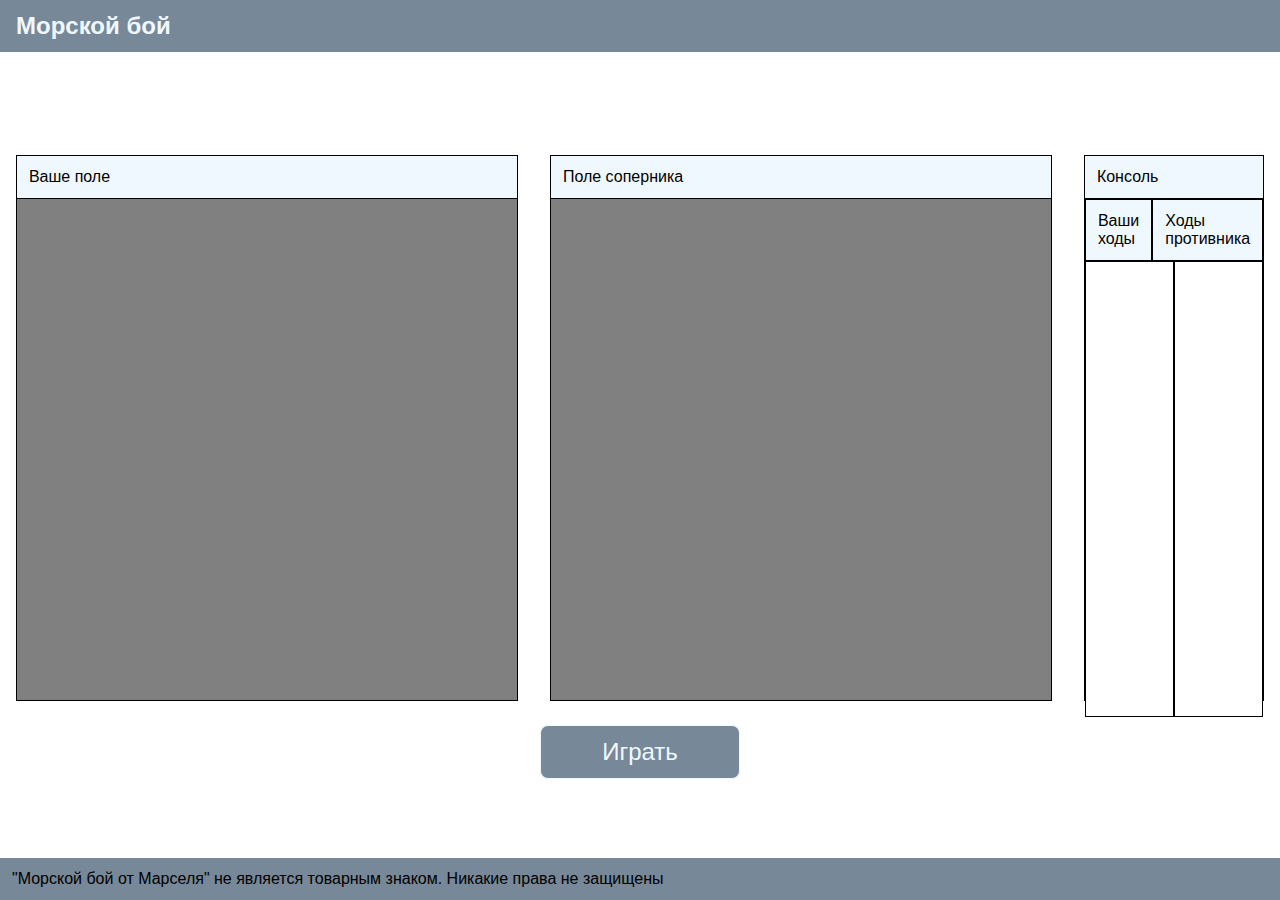
<file: homework_10/SeeFight/index.html>
<!DOCTYPE html>
<html lang="en">
<head>
    <meta charset="UTF-8">
    <title>See Fight</title>
    <link rel="stylesheet" href="styles.css">
    <script src="scripts.js"></script>
</head>
<body>
    <header>
        <h2>Морской бой</h2>
    </header>
    <main>
        <div class="game_zone">
            <div class="game_pool">
                <p>Ваше поле</p>
                <div class="game" id="user_pool"></div>
            </div>
            <div class="game_pool">
                <p>Поле соперника</p>
                <div class="game" id="comp_pool">
                </div>
            </div>
            <div class="game_console">
                <p>Консоль</p>
                <div class="console_head">
                    <span>Ваши ходы</span>
                    <span>Ходы противника</span>
                </div>
                <label>
                    <textarea readonly class="user_console"></textarea>
                    <textarea readonly class="comp_console"></textarea>
                </label>
            </div>
        </div>

        <div class="game_buttons">
            <button class="buttons" onclick="startGame();">Играть</button>
        </div>
    </main>
    <footer>
        <p>"Морской бой от Марселя" не является товарным знаком. Никакие права не защищены</p>
    </footer>
</body>
</html>
</file>
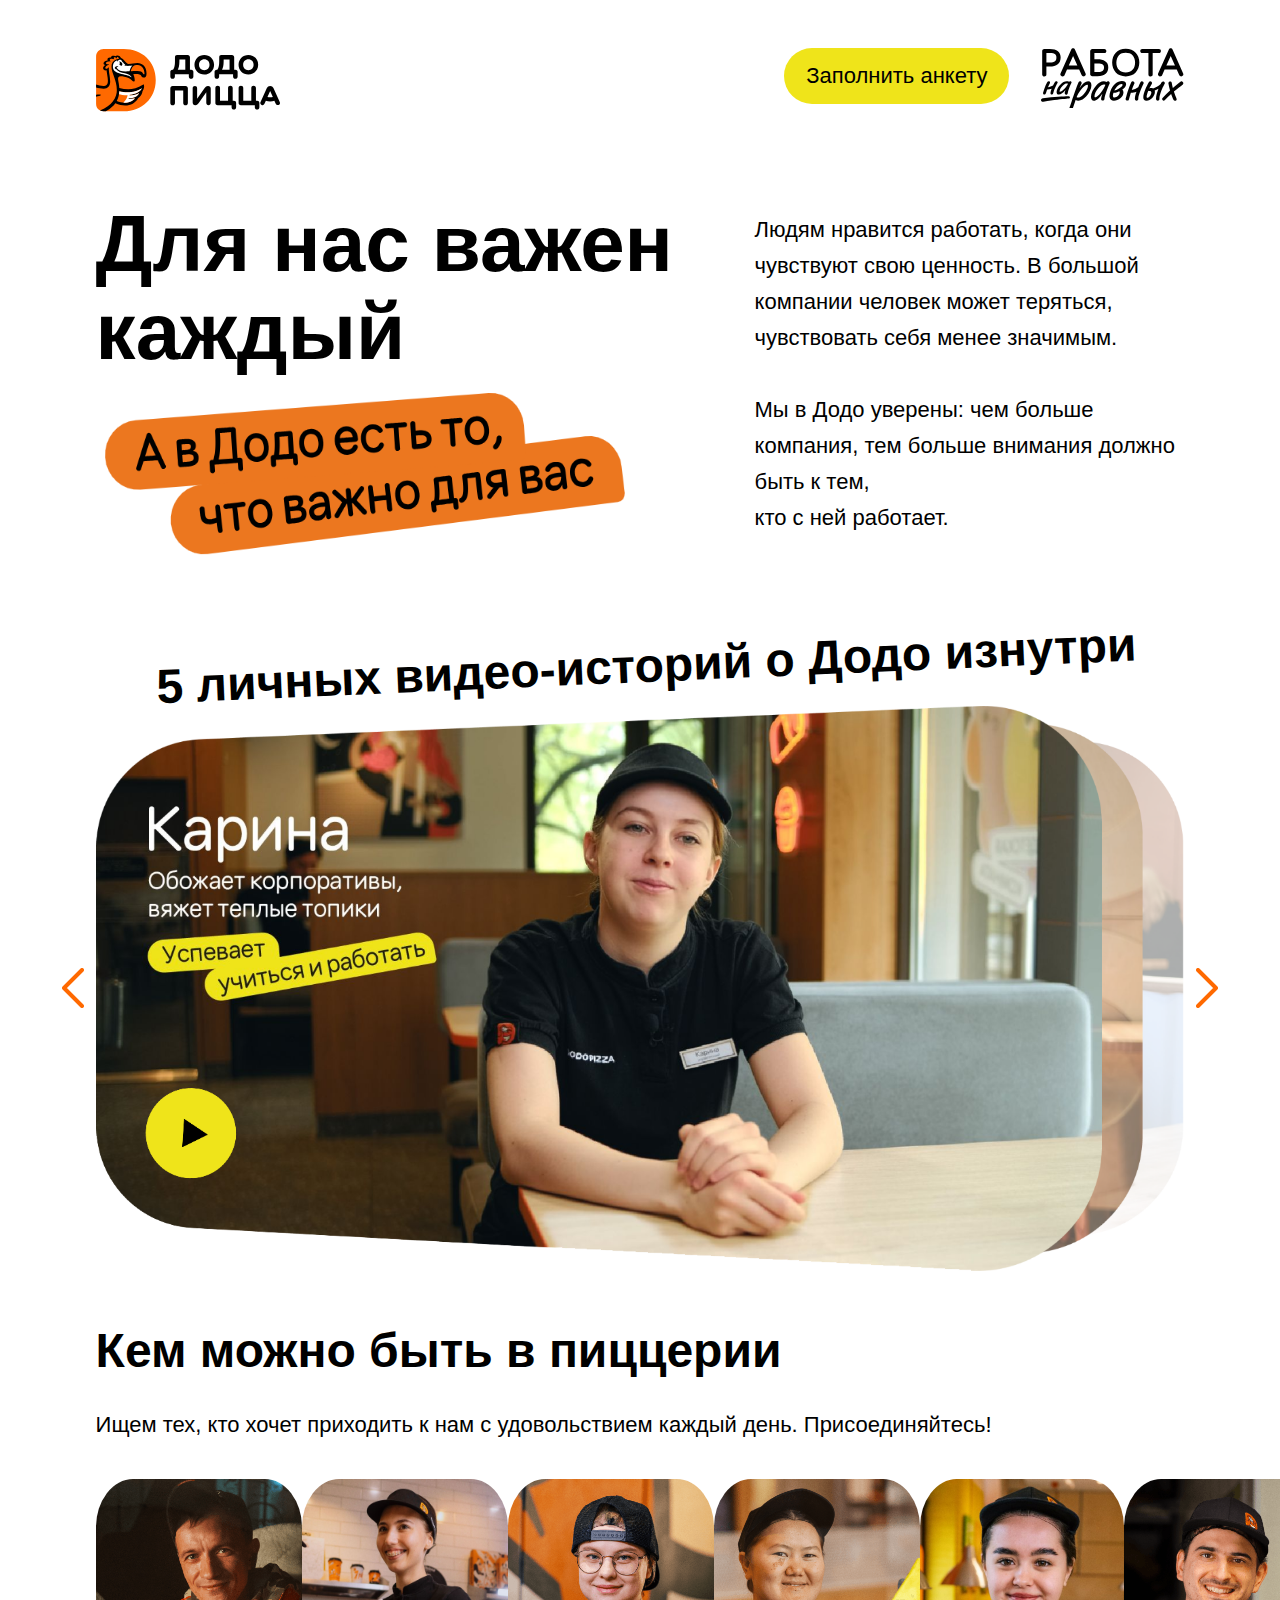
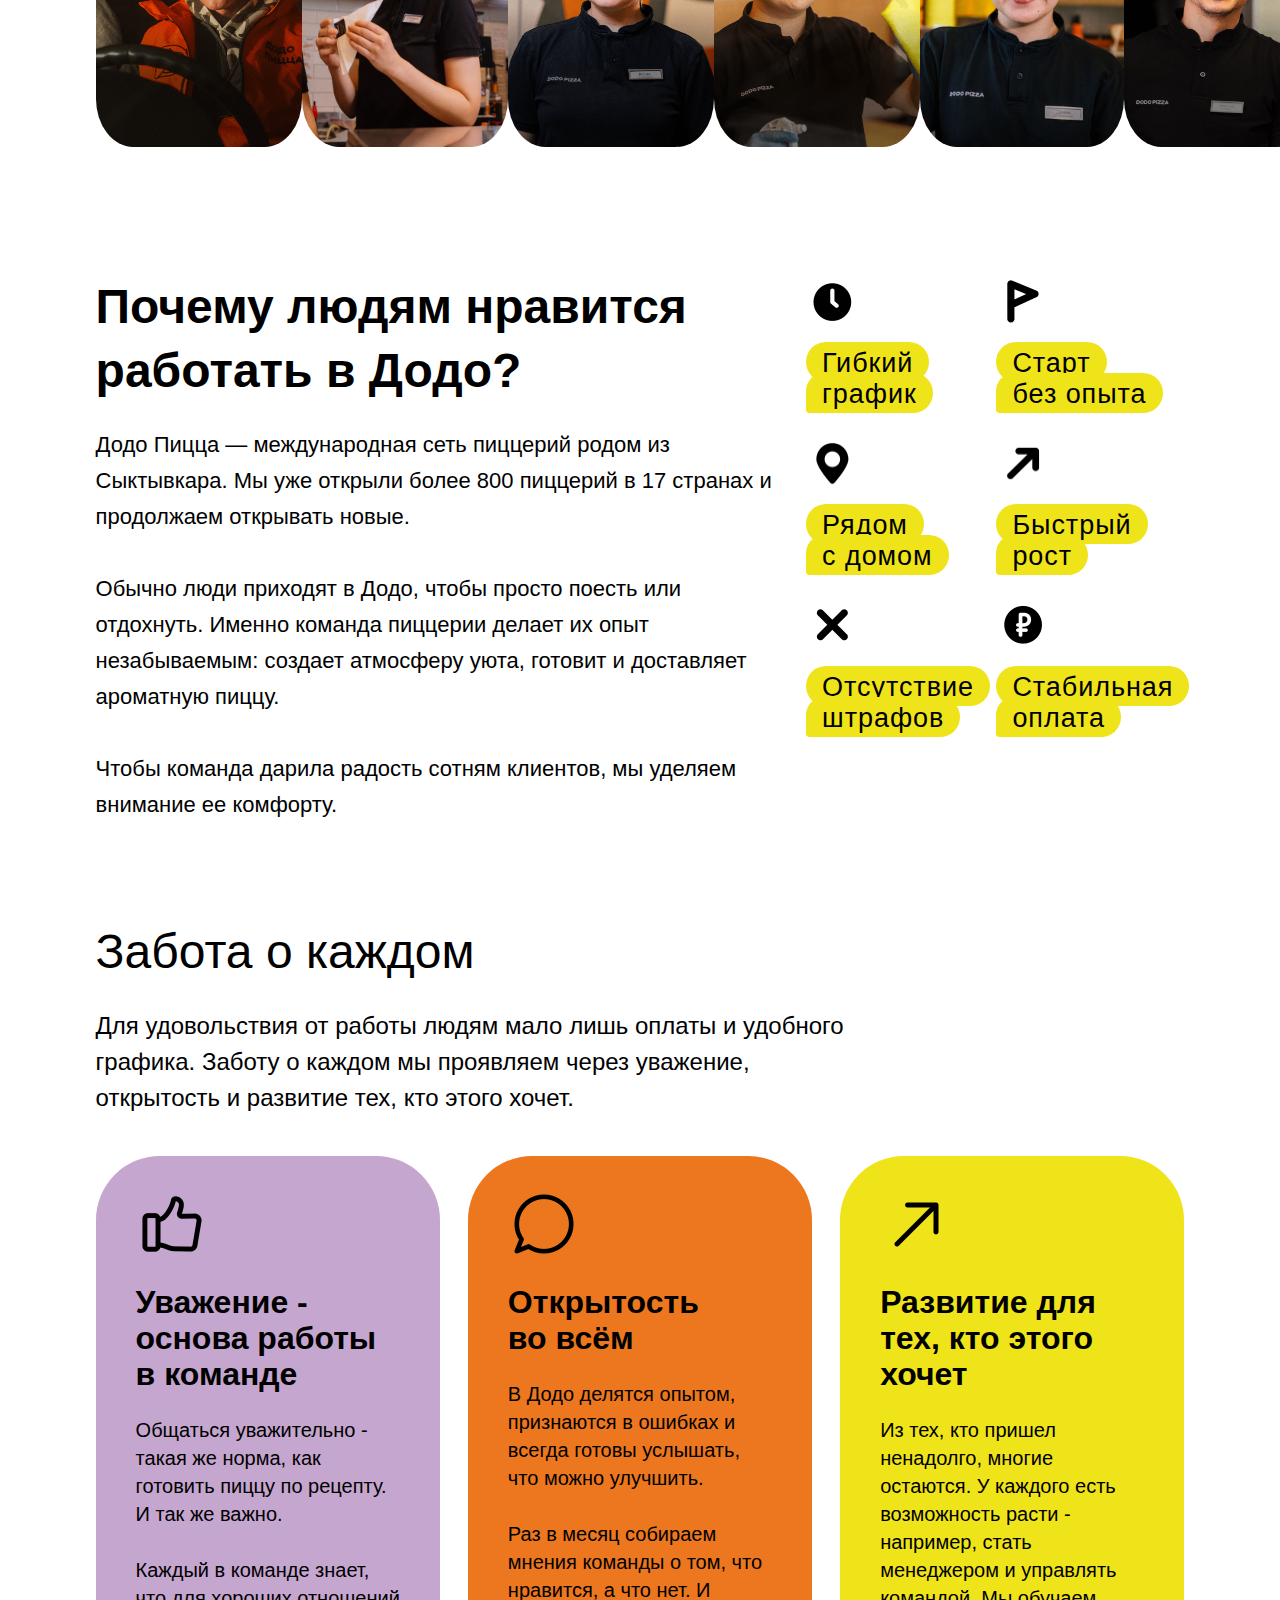
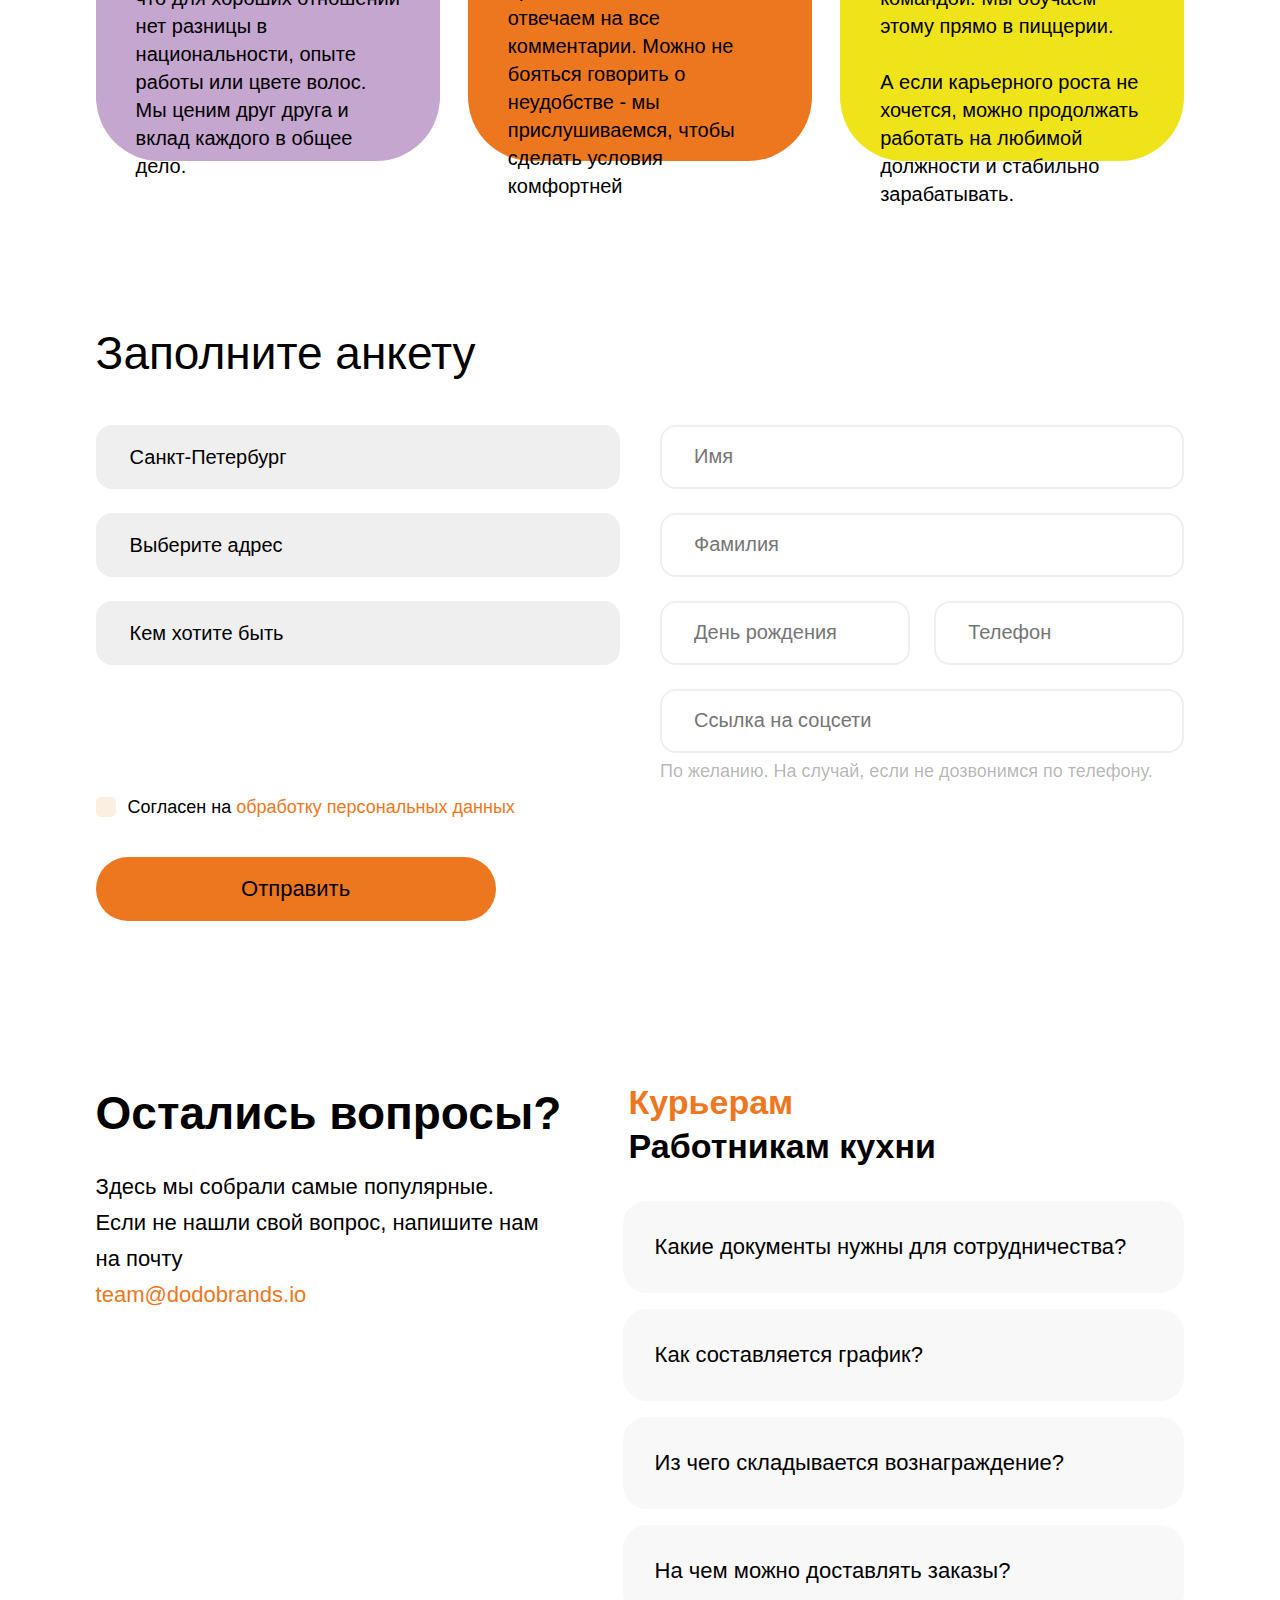
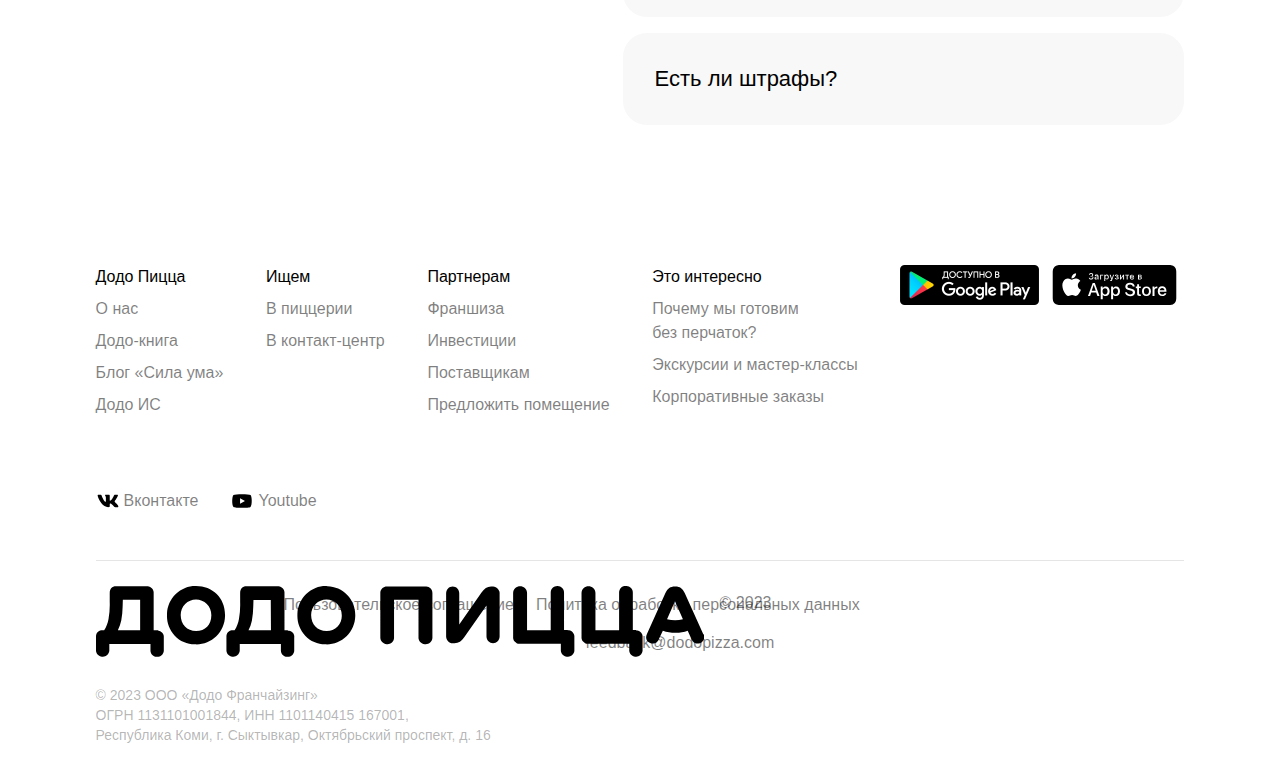
<file: Homework_3/server/server/static/DoDoPizza/index.html>
<!DOCTYPE html>
<html lang="en">
<head>
    <meta charset="UTF-8">
    <title>Работа в Додо Пицце</title>
    <link rel="icon" type="image/png" href="./images/ic_mini_logo.png">
    <link rel="stylesheet" href="./styles/styles.css">
    <link href="https://db.onlinewebfonts.com/c/9b424ab5e96ee96f675c922ff9c6aff3?family=Dodo+Rounded" rel="stylesheet">
</head>
<body>
    <header>
        <div class="header">
            <object class="ic_logo" type="image/svg+xml" data="./images/ic_dodo.svg">
                Your browser does not support SVG
            </object>
            <div class="header_right">
                <a class="header_btn_res" href="#form">Заполнить анкету</a>
                <object class="header_ic_work" type="image/svg+xml" data="./images/ic_work.svg">
                    Your browser does not support SVG
                </object>
            </div>
        </div>
    </header>
    <main>
        <div class="dodoLove">
            <div class="dodoLove_left">
                <h2 class="dodoLove_left_title">Для нас важен <br> каждый</h2>
                <div class="dodoLove_left_slogan">
                    <img src="./images/ic_slogan.png">
                </div>
            </div>
            <div class="dodoLove_right">
                <p class="dodoLove_right_text">Людям нравится работать, когда они чувствуют свою ценность. В большой компании человек может теряться, чувствовать себя менее значимым. <br><br>
                    Мы в Додо уверены: чем больше компания, тем больше внимания должно быть к тем, <br> кто с ней работает.</p>
            </div>
        </div>

        <div class="canvas">
            <h2 class="canvas_title">5 личных видео-историй о Додо изнутри</h2>
            <div class="canvas_arroys">
                <object type="image/svg+xml" data="./images/ic_arroy.svg">
                    Your browser does not support SVG
                </object>
                <img class="canvas_cor" src="./images/img_canvas.png">
                <object style="transform: scaleX(-1)" type="image/svg+xml" data="./images/ic_arroy.svg">
                    Your browser does not support SVG
                </object>
            </div>
        </div>

        <div class="workers">
            <h2>Кем можно быть в пиццерии</h2>
            <p>Ищем тех, кто хочет приходить к нам с удовольствием каждый день. Присоединяйтесь!</p>
            <div class="workers_images">
                <img src="./images/img_worker_1.png">
                <img src="./images/img_worker_2.jpg">
                <img src="./images/img_worker_3.png">
                <img src="./images/img_worker_4.png">
                <img src="./images/img_worker_5.jpg">
                <img src="./images/img_worker_6.png">
            </div>
        </div>

        <div class="whyDodo">
            <div class="wd_left">
                <h2>Почему людям нравится работать в Додо?</h2>
                <p>Додо Пицца — международная сеть пиццерий родом из Сыктывкара. Мы уже открыли более 800 пиццерий в 17 странах и продолжаем открывать новые. <br><br>
                Обычно люди приходят в Додо, чтобы просто поесть или отдохнуть. Именно команда пиццерии делает их опыт незабываемым: создает атмосферу уюта, готовит и доставляет ароматную пиццу.<br><br>
                Чтобы команда дарила радость сотням клиентов, мы уделяем внимание ее комфорту.</p>
            </div>
            <div class="wd_right">
                <div class="ic_set">
                    <img src="./images/ic_clock.png" alt="Часы"><br>
                    <div>
                        <span class="set_text_top">Гибкий</span>
                        <span class="set_text_bottom">график</span>
                    </div>

                </div>
                <div class="ic_set">
                    <img src="./images/ic_flag.png" alt="Флаг"><br>
                    <div>
                        <span  class="set_text_top">Старт</span><br>
                        <span class="set_text_bottom">без опыта</span>
                    </div>

                </div>
                <div class="ic_set">
                    <img src="./images/ic_location.png" alt="Локация"><br>
                    <div>
                        <span class="set_text_top">Рядом</span><br>
                        <span class="set_text_bottom">с домом</span>
                    </div>
                </div>
                <div class="ic_set">
                    <img src="./images/ic_success.png" alt="Рост"><br>
                    <div>
                        <span class="set_text_top">Быстрый</span><br>
                        <span class="set_text_bottom">рост</span>
                    </div>
                </div>
                <div class="ic_set">
                    <img src="./images/ic_cross.png" alt="Крест"><br>
                    <div>
                        <span class="set_text_top">Отсутствие</span><br>
                        <span class="set_text_bottom">штрафов</span>
                    </div>
                </div>
                <div class="ic_set">
                    <img src="./images/ic_monney.png" alt="Деньги"><br>
                    <div>
                        <span class="set_text_top">Стабильная</span><br>
                        <span class="set_text_bottom">оплата</span>
                    </div>

                </div>
            </div>
        </div>

        <div class="dodoCare">
            <h2>Забота о каждом</h2>
            <p>Для удовольствия от работы людям мало лишь оплаты и удобного графика. Заботу о каждом мы проявляем через уважение, открытость и развитие тех, кто этого хочет.</p>
            <div class="dodoCare_cards">
                <div style="background: #C5A6CF;" class="dodoCare_card">
                    <img src="./images/ic_like.png" alt="Лайк">
                    <h3>Уважение - основа работы в команде</h3>
                    <p>Общаться уважительно - такая же норма, как готовить пиццу по рецепту. И так же важно.<br><br> Каждый в команде знает, что для хороших отношений нет разницы в национальности, опыте работы или цвете волос. Мы ценим друг друга и вклад каждого в общее дело.</p>
                </div>
                <div style="background: #ED771E;" class="dodoCare_card">
                    <img src="./images/ic_message.png" alt="Общение">
                    <h3>Открытость<br> во всём</h3>
                    <p>В Додо делятся опытом, признаются в ошибках и всегда готовы услышать, что можно улучшить.<br><br> Раз в месяц собираем мнения команды о том, что нравится, а что нет. И отвечаем на все комментарии. Можно не бояться говорить о неудобстве - мы прислушиваемся, чтобы сделать условия комфортней </p>
                </div>
                <div style="background: #EFE41A; margin-right: 0px;" class="dodoCare_card">
                    <img src="./images/ic_success_x2.png" alt="Рост">
                    <h3>Развитие для тех, кто этого хочет</h3>
                    <p>Из тех, кто пришел ненадолго, многие остаются. У каждого есть возможность расти - например, стать менеджером и управлять командой. Мы обучаем этому прямо в пиццерии.<br><br> А если карьерного роста не хочется, можно продолжать работать на любимой должности и стабильно зарабатывать.</p>
                </div>
            </div>
        </div>

        <div class="dodo_form" id="form">
            <h2>Заполните анкету</h2>
            <form class="form" action="./sendmail" method="post">
                <div class="form_container">
                    <div class="form_left">
                        <select name="city" title="Выберете город" autocomplete="off">
                            <option value="Санкт-Петербург" selected>Санкт-Петербург</option>
                            <option value="Москва">Москва</option>
                            <option value="Казань">Казань</option>
                        </select>
                        <select name="adress">
                            <option disabled selected value hidden="hidden"> Выберите адрес </option>
                            <option value="first">первый адрес</option>
                            <option value="second">второй адрес</option>
                            <option value="third">третий адрес</option>
                        </select>
                        <select name="work">
                            <option disabled selected value hidden="hidden"> Кем хотите быть</option>
                            <option value="Програмистом">Программистом</option>
                            <option value="Уборщиком">Уборщиком</option>
                            <option value="Доставщиком">Доставщиком</option>
                        </select>
                    </div>

                    <div class="form_right">
                        <input name="firstName" type="text" placeholder="Имя" required>
                        <input name="lastName" type="text" placeholder="Фамилия" required>
                        <div class="form_right_mini">
                            <input name="birthday" class="form_input_mini" type="text" placeholder="День рождения" required>
                            <input name="number" type="number" placeholder="Телефон" required>
                        </div>
                        <div class="form_right_last">
                            <input name="socialLink" type="url" placeholder="Ссылка на соцсети">
                            <span>По желанию. На случай, если не дозвонимся по телефону.</span>
                        </div>
                    </div>
                </div>
                <div class="form_checkbox">
                    <input type="checkbox" id="check">
                    <label for="check">Согласен на <a href="https://rabotavdodo.ru/uploads/policy_3ac21d6f68.html">обработку персональных данных</a></label>
                </div>
                <button class="form_button" type="submit">Отправить</button>
            </form>
        </div>

        <div class="questions">
            <div class="questions_left">
                <h2>Остались вопросы?</h2>
                <p>Здесь мы собрали самые популярные.<br>Если не нашли свой вопрос, напишите нам <br> на почту</p>
                <a href="mailto:team@dodobrands.io">team@dodobrands.io</a>
            </div>
            <div class="questions_right">
                <div class="questions_right_buttons">
                    <button class="question_button first_button">Курьерам</button>
                    <button class="question_button">Работникам кухни</button>
                </div>
                <p>Какие документы нужны для сотрудничества?</p>
                <p>Как составляется график?</p>
                <p>Из чего складывается вознаграждение?</p>
                <p>На чем можно доставлять заказы?</p>
                <p>Есть ли штрафы?</p>
            </div>
        </div>
    </main>
    <footer>
        <div class="container">
            <div class="footer_top">
                <ul class="footer_list">
                    <li class="footer_item">
                        <span >Додо Пицца</span>
                    </li>
                    <li class="footer_item">
                        <a href="https://dodopizza.ru/orenburg/about" target="_blank" rel="noopener noreferrer">О нас</a>
                    </li>
                    <li class="footer_item" >
                        <a href="https://book.dodopizza.info/" target="_blank" rel="noopener noreferrer">Додо-книга</a>
                    </li>
                    <li class="footer_item">
                        <a href="https://sila-uma.ru/aboutdodo" target="_blank" rel="noopener noreferrer">Блог «Сила ума»</a>
                    </li>
                    <li class="footer_item">
                        <a href="https://dodois.com/" target="_blank" rel="noopener noreferrer">Додо ИС</a>
                    </li>
                </ul>
                <ul class="footer_list">
                    <li class="footer_item">
                        <span>Ищем</span>
                    </li>
                    <li class="footer_item">
                        <a href="https://rabotavdodo.ru/?utm_source=web" target="_blank" rel="noopener noreferrer">В пиццерии</a>
                    </li>
                    <li class="footer_item">
                        <a href="http://dodocc.ru/" target="_blank" rel="noopener noreferrer">В контакт-центр</a>
                    </li>
                </ul>
                <ul class="footer_list">
                    <li class="footer_item">
                        <span>Партнерам</span>
                    </li>
                    <li class="footer_item">
                        <a href="https://www.dodofranchise.ru/" target="_blank" rel="noopener noreferrer">Франшиза</a>
                    </li>
                    <li class="footer_item">
                        <a href="https://dodoinvest.com/" target="_blank" rel="noopener noreferrer">Инвестиции</a>
                    </li>
                    <li class="footer_item">
                        <a href="https://bidzaar.com/companies/view/d1827205-1309-4442-8adb-f6887474e684" target="_blank" rel="noopener noreferrer">Поставщикам</a>
                    </li>
                    <li class="footer_item">
                        <a href="https://www.dodoarenda.ru/" target="_blank" rel="noopener noreferrer">Предложить помещение</a>
                    </li>
                </ul>
                <ul class="footer_list">
                    <li class="footer_item footer__item-top">
                        <span>Это интересно</span>
                    </li>
                    <li class="footer_item">
                        <a href="https://www.bezperchatok.ru/" target="_blank" rel="noopener noreferrer">Почему мы готовим <br> без перчаток?</a>
                    </li>
                    <li class="footer_item">
                        <a href="https://www.dodofriendly.ru/" target="_blank" rel="noopener noreferrer">Экскурсии и мастер-классы</a>
                    </li>
                    <li class="footer_item">
                        <a href="https://b2b.dodopizza.org/" target="_blank" rel="noopener noreferrer">Корпоративные заказы</a>
                    </li>
                </ul>
                <ul class="footer_list">
                    <li class="footer_appItem">
                        <a href="https://app.appsflyer.com/ru.dodopizza.app?af_ad=icon&amp;pid=dodopizza.site&amp;af_click_lookback=7d&amp;c=web" target="_blank" rel="noopener noreferrer">
                            <img width="556" height="160" src="./images/ic_googleplay.png" alt="Приложение Додо">
                        </a>
                    </li>
                    <li class="footer_appItem">
                        <a href="https://app.appsflyer.com/id894649641?af_ad=icon&amp;pid=dodopizza.site&amp;af_click_lookback=7d&amp;c=web" target="_blank" rel="noopener noreferrer">
                            <img width="556" height="180" src="./images/ic_appstore.svg" alt="Приложение Додо">
                        </a>
                    </li>
                </ul>
            </div>
            <div class="footer_middle">
                <ul>
                    <li>
                        <a href="https://vk.com/dodo" target="_blank">
                            <span>
                                <img width="24" height="24" src="./images/ic_vk.svg" alt="Социальная сеть">
                            </span>
                            <span>Вконтакте</span>
                        </a>
                    </li>
                    <li>
                        <a href="https://www.youtube.com/dodomovie" target="_blank">
                            <span>
                                <img width="24" height="24" src="./images/ic_youtube.svg" alt="Социальная сеть">
                            </span>
                            <span>Youtube</span>
                        </a>
                    </li>
                </ul>
            </div>
            <div class="footer_bottom">
                <div class="footer_copyright">
                    <img src="./images/ic_dodo_logo.svg" alt="Додо пицца">
                    <span>©&nbsp;2023</span>
                </div>
                <div>
                    <a href="https://rabotavdodo.ru/uploads/useragreement_c31f17871d.html" target="_blank" rel="noopener noreferrer">Пользовательское соглашение</a>
                    <a href="https://rabotavdodo.ru/uploads/policy_3ac21d6f68.html" target="_blank" rel="noopener noreferrer">Политика обработки персональных данных</a>
                    <a target="_blank" href="mailto:feedback@dodopizza.com">feedback@dodopizza.com</a>
                </div>

            </div>
            <div class="footer_address">
                <span>©&nbsp;2023&nbsp;ООО «Додо Франчайзинг» <br>ОГРН 1131101001844, ИНН 1101140415 167001, <br>Республика Коми, г. Сыктывкар, Октябрьский проспект, д.&nbsp;16</span>
            </div>
        </div>
    </footer>
</body>
</html>
</file>
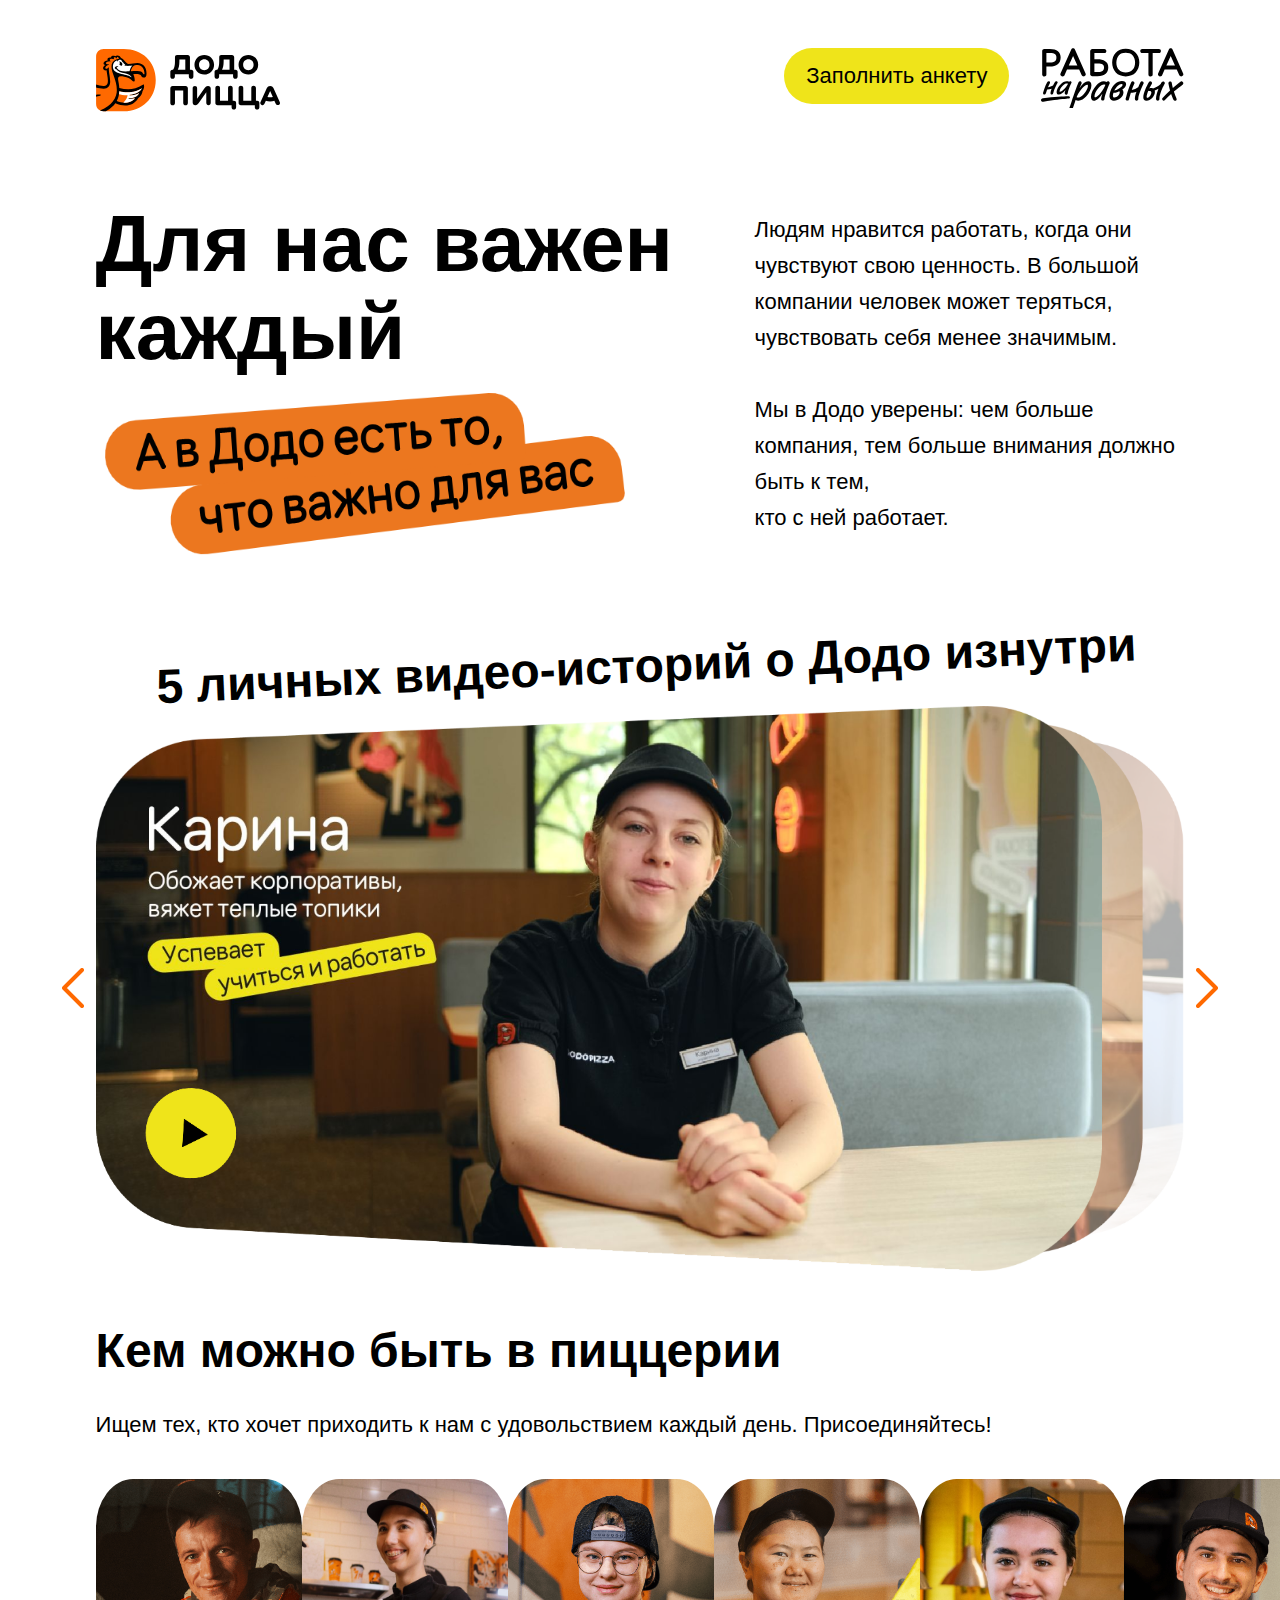
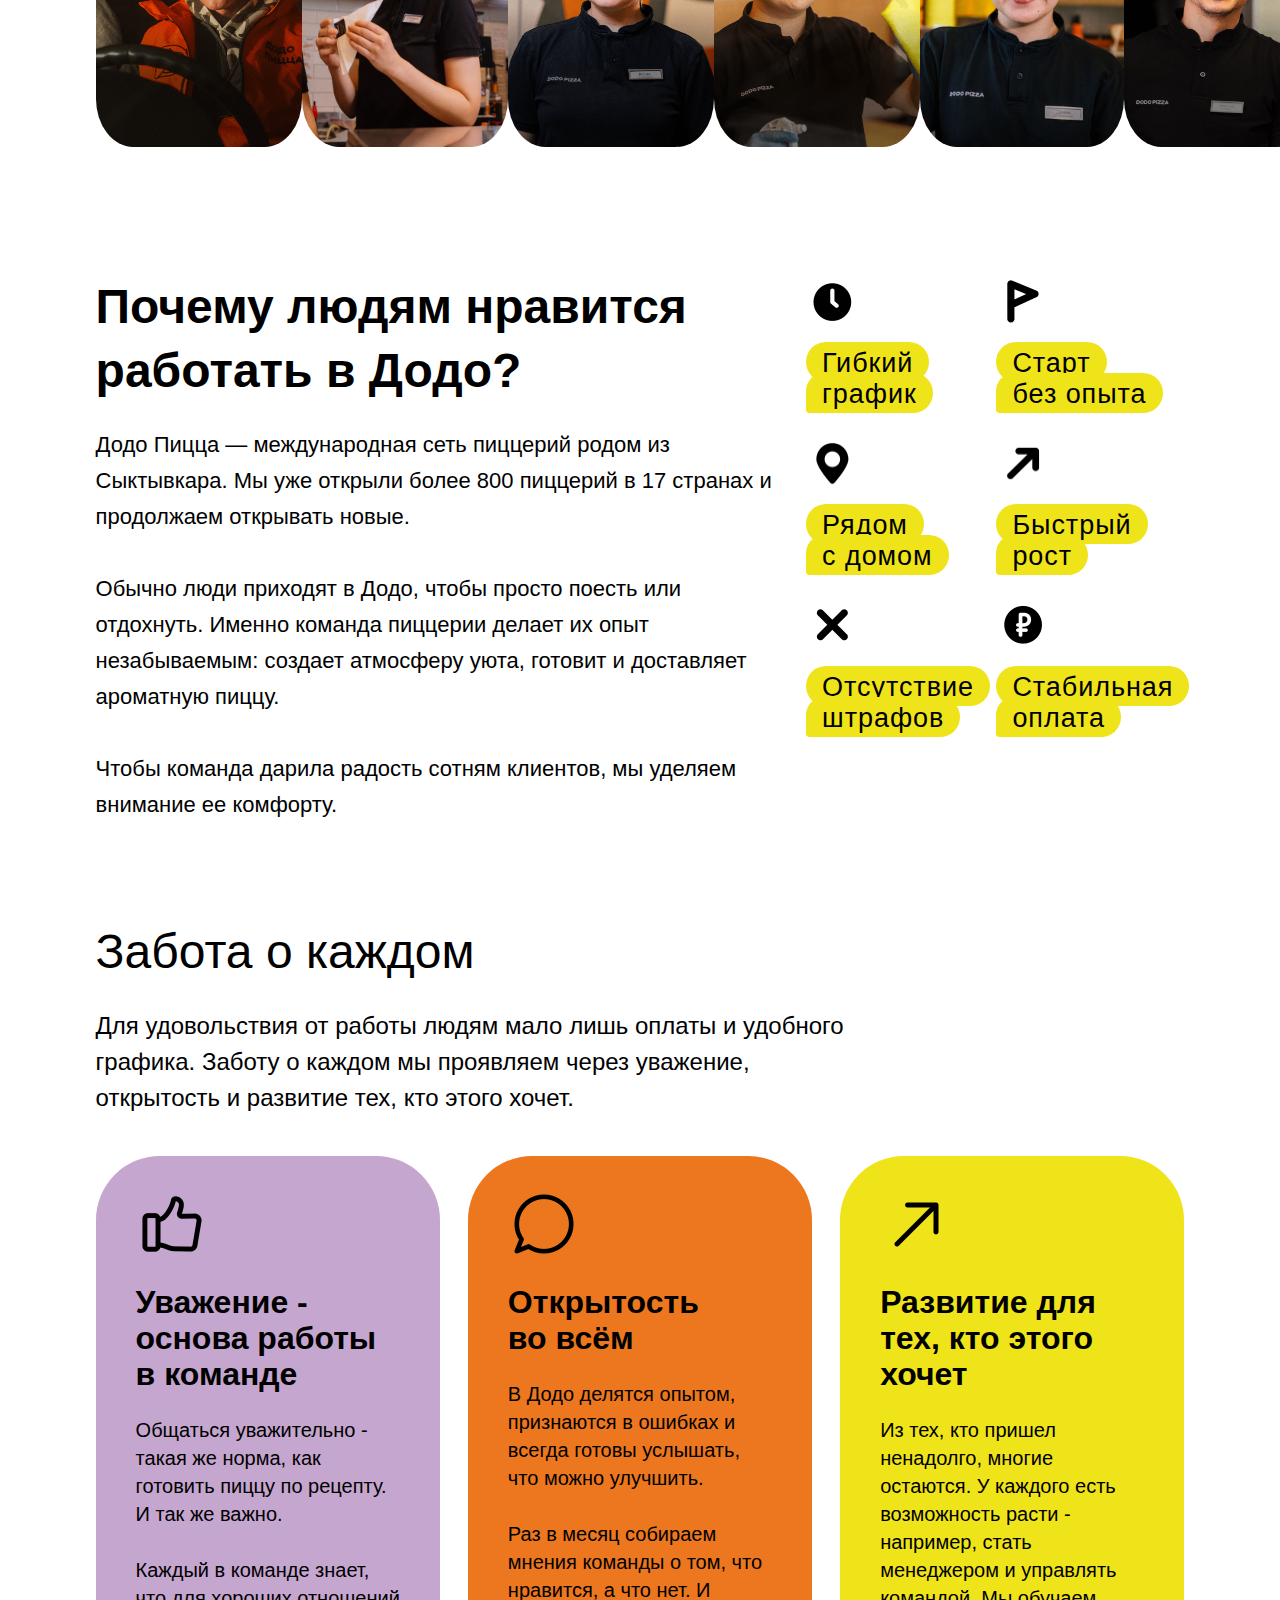
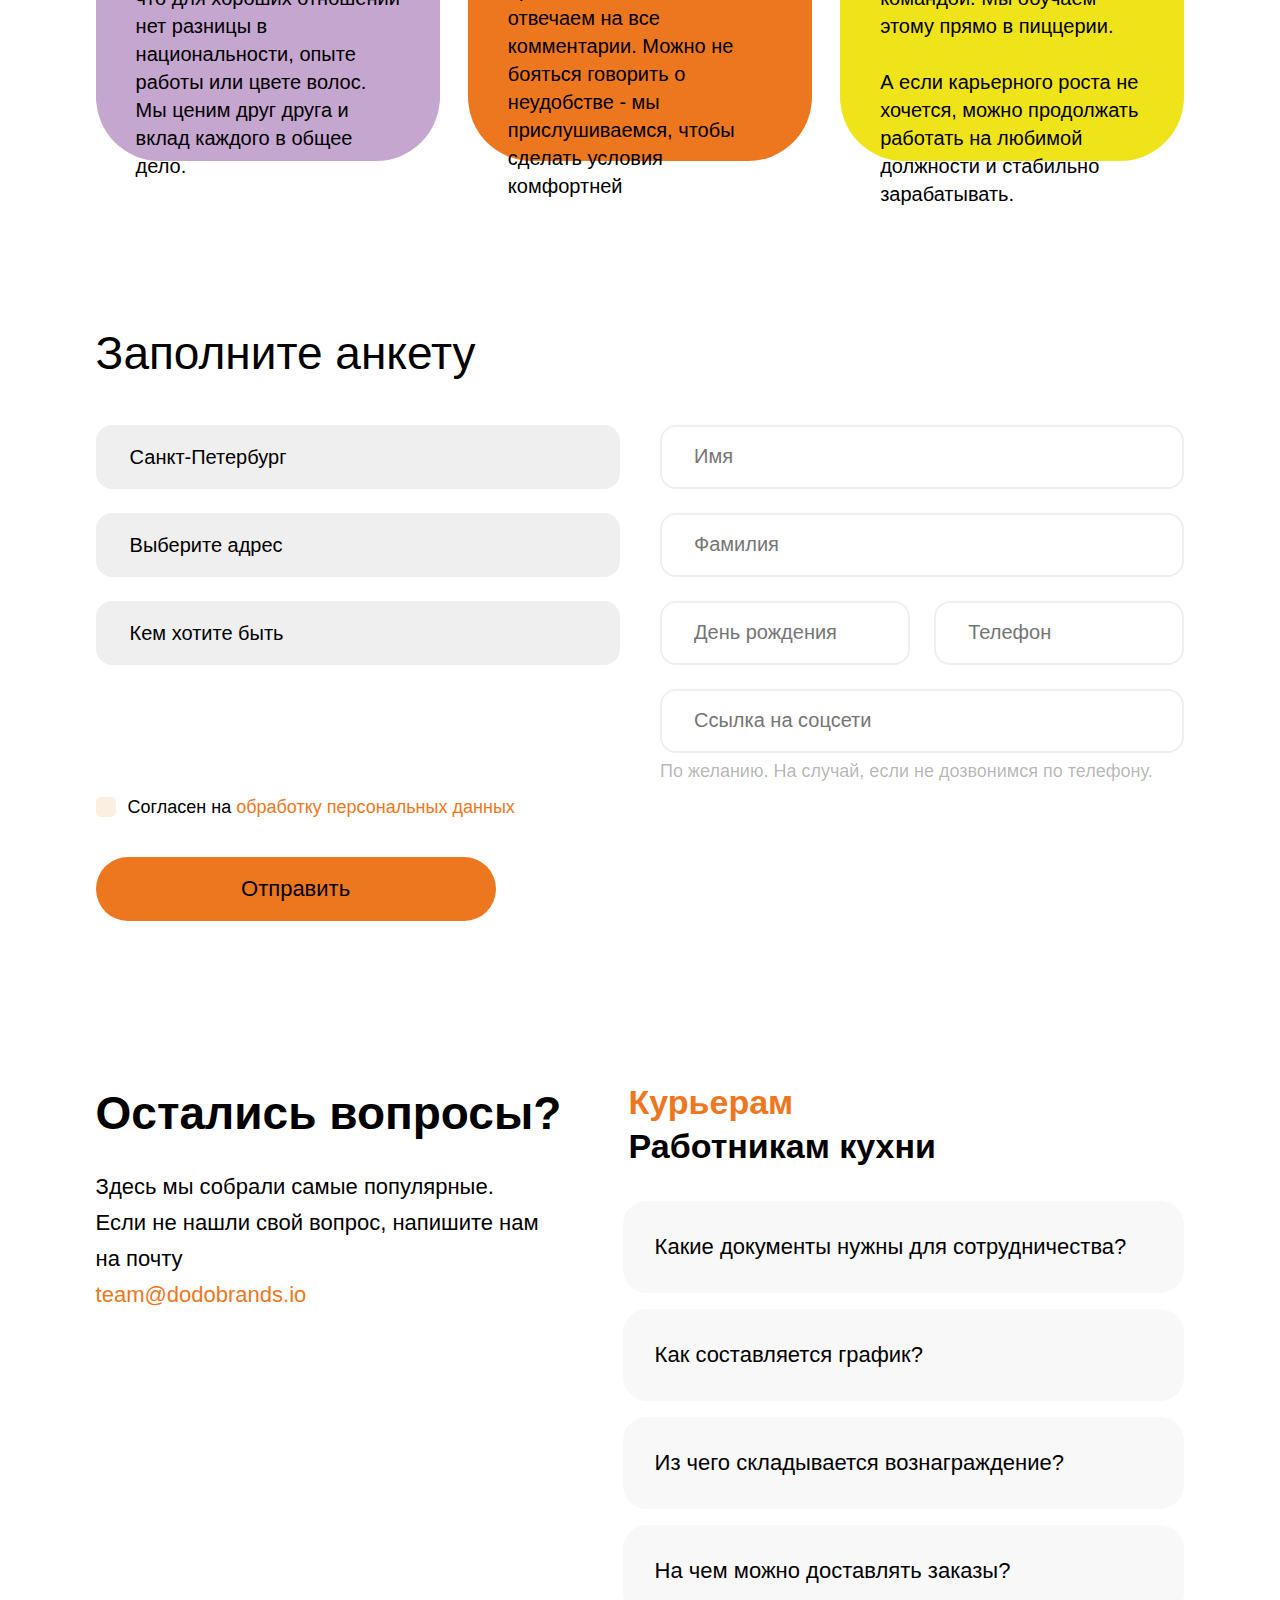
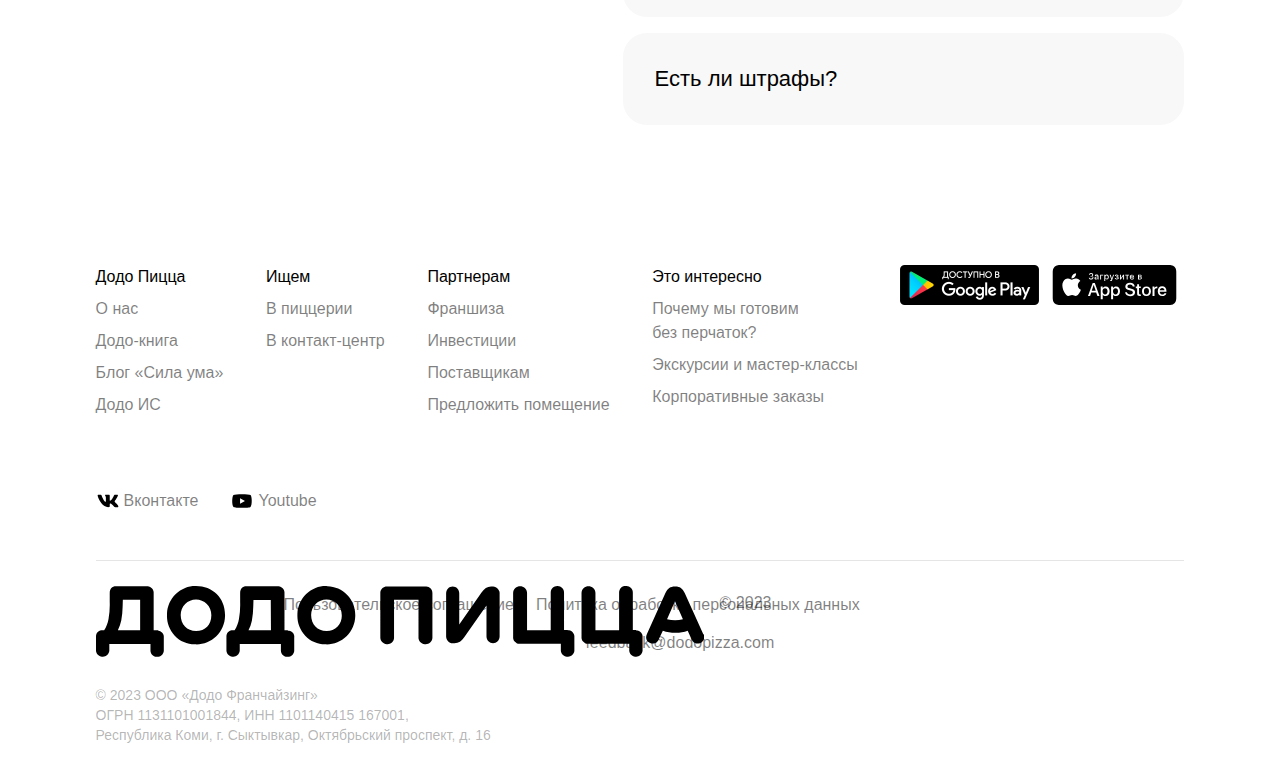
<file: Homework_3/server/server/bin/Debug/net8.0/static/DoDoPizza1/index.html>
<!DOCTYPE html>
<html lang="en">
<head>
    <meta charset="UTF-8">
    <title>Работа в Додо Пицце</title>
    <link rel="icon" type="image/png" href="./images/ic_mini_logo.png">
    <link rel="stylesheet" href="./styles/styles.css">
    <link href="https://db.onlinewebfonts.com/c/9b424ab5e96ee96f675c922ff9c6aff3?family=Dodo+Rounded" rel="stylesheet">
</head>
<body>
    <header>
        <div class="header">
            <object class="ic_logo" type="image/svg+xml" data="./images/ic_dodo.svg">
                Your browser does not support SVG
            </object>
            <div class="header_right">
                <button class="header_btn_res" type="button">Заполнить анкету</button>
                <object class="header_ic_work" type="image/svg+xml" data="./images/ic_work.svg">
                    Your browser does not support SVG
                </object>
            </div>
        </div>
    </header>
    <main>
        <div class="dodoLove">
            <div class="dodoLove_left">
                <h2 class="dodoLove_left_title">Для нас важен <br> каждый</h2>
                <div class="dodoLove_left_slogan">
                    <img src="./images/ic_slogan.png">
                </div>
            </div>
            <div class="dodoLove_right">
                <p class="dodoLove_right_text">Людям нравится работать, когда они чувствуют свою ценность. В большой компании человек может теряться, чувствовать себя менее значимым. <br><br>
                    Мы в Додо уверены: чем больше компания, тем больше внимания должно быть к тем, <br> кто с ней работает.</p>
            </div>
        </div>

        <div class="canvas">
            <h2 class="canvas_title">5 личных видео-историй о Додо изнутри</h2>
            <div class="canvas_arroys">
                <object type="image/svg+xml" data="./images/ic_arroy.svg">
                    Your browser does not support SVG
                </object>
                <img class="canvas_cor" src="./images/img_canvas.png">
                <object style="transform: scaleX(-1)" type="image/svg+xml" data="./images/ic_arroy.svg">
                    Your browser does not support SVG
                </object>
            </div>
        </div>

        <div class="workers">
            <h2>Кем можно быть в пиццерии</h2>
            <p>Ищем тех, кто хочет приходить к нам с удовольствием каждый день. Присоединяйтесь!</p>
            <div class="workers_images">
                <img src="./images/img_worker_1.png">
                <img src="./images/img_worker_2.jpg">
                <img src="./images/img_worker_3.png">
                <img src="./images/img_worker_4.png">
                <img src="./images/img_worker_5.jpg">
                <img src="./images/img_worker_6.png">
            </div>
        </div>

        <div class="whyDodo">
            <div class="wd_left">
                <h2>Почему людям нравится работать в Додо?</h2>
                <p>Додо Пицца — международная сеть пиццерий родом из Сыктывкара. Мы уже открыли более 800 пиццерий в 17 странах и продолжаем открывать новые. <br><br>
                Обычно люди приходят в Додо, чтобы просто поесть или отдохнуть. Именно команда пиццерии делает их опыт незабываемым: создает атмосферу уюта, готовит и доставляет ароматную пиццу.<br><br>
                Чтобы команда дарила радость сотням клиентов, мы уделяем внимание ее комфорту.</p>
            </div>
            <div class="wd_right">
                <div class="ic_set">
                    <img src="./images/ic_clock.png" alt="Часы"><br>
                    <div>
                        <span class="set_text_top">Гибкий</span>
                        <span class="set_text_bottom">график</span>
                    </div>

                </div>
                <div class="ic_set">
                    <img src="./images/ic_flag.png" alt="Флаг"><br>
                    <div>
                        <span  class="set_text_top">Старт</span><br>
                        <span class="set_text_bottom">без опыта</span>
                    </div>

                </div>
                <div class="ic_set">
                    <img src="./images/ic_location.png" alt="Локация"><br>
                    <div>
                        <span class="set_text_top">Рядом</span><br>
                        <span class="set_text_bottom">с домом</span>
                    </div>
                </div>
                <div class="ic_set">
                    <img src="./images/ic_success.png" alt="Рост"><br>
                    <div>
                        <span class="set_text_top">Быстрый</span><br>
                        <span class="set_text_bottom">рост</span>
                    </div>
                </div>
                <div class="ic_set">
                    <img src="./images/ic_cross.png" alt="Крест"><br>
                    <div>
                        <span class="set_text_top">Отсутствие</span><br>
                        <span class="set_text_bottom">штрафов</span>
                    </div>
                </div>
                <div class="ic_set">
                    <img src="./images/ic_monney.png" alt="Деньги"><br>
                    <div>
                        <span class="set_text_top">Стабильная</span><br>
                        <span class="set_text_bottom">оплата</span>
                    </div>

                </div>
            </div>
        </div>

        <div class="dodoCare">
            <h2>Забота о каждом</h2>
            <p>Для удовольствия от работы людям мало лишь оплаты и удобного графика. Заботу о каждом мы проявляем через уважение, открытость и развитие тех, кто этого хочет.</p>
            <div class="dodoCare_cards">
                <div style="background: #C5A6CF;" class="dodoCare_card">
                    <img src="./images/ic_like.png" alt="Лайк">
                    <h3>Уважение - основа работы в команде</h3>
                    <p>Общаться уважительно - такая же норма, как готовить пиццу по рецепту. И так же важно.<br><br> Каждый в команде знает, что для хороших отношений нет разницы в национальности, опыте работы или цвете волос. Мы ценим друг друга и вклад каждого в общее дело.</p>
                </div>
                <div style="background: #ED771E;" class="dodoCare_card">
                    <img src="./images/ic_message.png" alt="Общение">
                    <h3>Открытость<br> во всём</h3>
                    <p>В Додо делятся опытом, признаются в ошибках и всегда готовы услышать, что можно улучшить.<br><br> Раз в месяц собираем мнения команды о том, что нравится, а что нет. И отвечаем на все комментарии. Можно не бояться говорить о неудобстве - мы прислушиваемся, чтобы сделать условия комфортней </p>
                </div>
                <div style="background: #EFE41A; margin-right: 0px;" class="dodoCare_card">
                    <img src="./images/ic_success_x2.png" alt="Рост">
                    <h3>Развитие для тех, кто этого хочет</h3>
                    <p>Из тех, кто пришел ненадолго, многие остаются. У каждого есть возможность расти - например, стать менеджером и управлять командой. Мы обучаем этому прямо в пиццерии.<br><br> А если карьерного роста не хочется, можно продолжать работать на любимой должности и стабильно зарабатывать.</p>
                </div>
            </div>
        </div>

        <div class="dodo_form">
            <h2>Заполните анкету</h2>
            <form class="form" action="../server/send.cs" method="post">
                <div class="form_container">
                    <div class="form_left">
                        <select name="city" title="Выберете город" autocomplete="off">
                            <option value="spb" selected>Санкт-Петербург</option>
                            <option value="msk">Москва</option>
                            <option value="kzn">Казань</option>
                        </select>
                        <select name="adress">
                            <option disabled selected value hidden="hidden"> Выберите адрес </option>
                            <option value="first">первый адрес</option>
                            <option value="second">второй адрес</option>
                            <option value="third">третий адрес</option>
                        </select>
                        <select name="work">
                            <option disabled selected value hidden="hidden"> Кем хотите быть</option>
                            <option value="first">Программистом</option>
                            <option value="second">Уборщиком</option>
                            <option value="third">Доставщиком</option>
                        </select>
                    </div>

                    <div class="form_right">
                        <input type="text" placeholder="Имя" required>
                        <input type="text" placeholder="Фамилия" required>
                        <div class="form_right_mini">
                            <input class="form_input_mini" type="text" placeholder="День рождения" required>
                            <input type="number" placeholder="Телефон" required>
                        </div>
                        <div class="form_right_last">
                            <input type="url" placeholder="Ссылка на соцсети">
                            <span>По желанию. На случай, если не дозвонимся по телефону.</span>
                        </div>
                    </div>
                </div>
            </form>
            <div class="form_checkbox">
                <input type="checkbox" id="check">
                <label for="check">Согласен на <a href="https://rabotavdodo.ru/uploads/policy_3ac21d6f68.html">обработку персональных данных</a></label>
            </div>
            <button class="form_button" type="submit">Отправить</button>
        </div>

        <div class="questions">
            <div class="questions_left">
                <h2>Остались вопросы?</h2>
                <p>Здесь мы собрали самые популярные.<br>Если не нашли свой вопрос, напишите нам <br> на почту</p>
                <a href="mailto:team@dodobrands.io">team@dodobrands.io</a>
            </div>
            <div class="questions_right">
                <div class="questions_right_buttons">
                    <button class="question_button first_button">Курьерам</button>
                    <button class="question_button">Работникам кухни</button>
                </div>
                <p>Какие документы нужны для сотрудничества?</p>
                <p>Как составляется график?</p>
                <p>Из чего складывается вознаграждение?</p>
                <p>На чем можно доставлять заказы?</p>
                <p>Есть ли штрафы?</p>
            </div>
        </div>
    </main>
    <footer>
        <div class="container">
            <div class="footer_top">
                <ul class="footer_list">
                    <li class="footer_item">
                        <span >Додо Пицца</span>
                    </li>
                    <li class="footer_item">
                        <a href="https://dodopizza.ru/orenburg/about" target="_blank" rel="noopener noreferrer">О нас</a>
                    </li>
                    <li class="footer_item" >
                        <a href="https://book.dodopizza.info/" target="_blank" rel="noopener noreferrer">Додо-книга</a>
                    </li>
                    <li class="footer_item">
                        <a href="https://sila-uma.ru/aboutdodo" target="_blank" rel="noopener noreferrer">Блог «Сила ума»</a>
                    </li>
                    <li class="footer_item">
                        <a href="https://dodois.com/" target="_blank" rel="noopener noreferrer">Додо ИС</a>
                    </li>
                </ul>
                <ul class="footer_list">
                    <li class="footer_item">
                        <span>Ищем</span>
                    </li>
                    <li class="footer_item">
                        <a href="https://rabotavdodo.ru/?utm_source=web" target="_blank" rel="noopener noreferrer">В пиццерии</a>
                    </li>
                    <li class="footer_item">
                        <a href="http://dodocc.ru/" target="_blank" rel="noopener noreferrer">В контакт-центр</a>
                    </li>
                </ul>
                <ul class="footer_list">
                    <li class="footer_item">
                        <span>Партнерам</span>
                    </li>
                    <li class="footer_item">
                        <a href="https://www.dodofranchise.ru/" target="_blank" rel="noopener noreferrer">Франшиза</a>
                    </li>
                    <li class="footer_item">
                        <a href="https://dodoinvest.com/" target="_blank" rel="noopener noreferrer">Инвестиции</a>
                    </li>
                    <li class="footer_item">
                        <a href="https://bidzaar.com/companies/view/d1827205-1309-4442-8adb-f6887474e684" target="_blank" rel="noopener noreferrer">Поставщикам</a>
                    </li>
                    <li class="footer_item">
                        <a href="https://www.dodoarenda.ru/" target="_blank" rel="noopener noreferrer">Предложить помещение</a>
                    </li>
                </ul>
                <ul class="footer_list">
                    <li class="footer_item footer__item-top">
                        <span>Это интересно</span>
                    </li>
                    <li class="footer_item">
                        <a href="https://www.bezperchatok.ru/" target="_blank" rel="noopener noreferrer">Почему мы готовим <br> без перчаток?</a>
                    </li>
                    <li class="footer_item">
                        <a href="https://www.dodofriendly.ru/" target="_blank" rel="noopener noreferrer">Экскурсии и мастер-классы</a>
                    </li>
                    <li class="footer_item">
                        <a href="https://b2b.dodopizza.org/" target="_blank" rel="noopener noreferrer">Корпоративные заказы</a>
                    </li>
                </ul>
                <ul class="footer_list">
                    <li class="footer_appItem">
                        <a href="https://app.appsflyer.com/ru.dodopizza.app?af_ad=icon&amp;pid=dodopizza.site&amp;af_click_lookback=7d&amp;c=web" target="_blank" rel="noopener noreferrer">
                            <img width="556" height="160" src="./images/ic_googleplay.png" alt="Приложение Додо">
                        </a>
                    </li>
                    <li class="footer_appItem">
                        <a href="https://app.appsflyer.com/id894649641?af_ad=icon&amp;pid=dodopizza.site&amp;af_click_lookback=7d&amp;c=web" target="_blank" rel="noopener noreferrer">
                            <img width="556" height="180" src="./images/ic_appstore.svg" alt="Приложение Додо">
                        </a>
                    </li>
                </ul>
            </div>
            <div class="footer_middle">
                <ul>
                    <li>
                        <a href="https://vk.com/dodo" target="_blank">
                            <span>
                                <img width="24" height="24" src="./images/ic_vk.svg" alt="Социальная сеть">
                            </span>
                            <span>Вконтакте</span>
                        </a>
                    </li>
                    <li>
                        <a href="https://www.youtube.com/dodomovie" target="_blank">
                            <span>
                                <img width="24" height="24" src="./images/ic_youtube.svg" alt="Социальная сеть">
                            </span>
                            <span>Youtube</span>
                        </a>
                    </li>
                </ul>
            </div>
            <div class="footer_bottom">
                <div class="footer_copyright">
                    <img src="./images/ic_dodo_logo.svg" alt="Додо пицца">
                    <span>©&nbsp;2023</span>
                </div>
                <div>
                    <a href="https://rabotavdodo.ru/uploads/useragreement_c31f17871d.html" target="_blank" rel="noopener noreferrer">Пользовательское соглашение</a>
                    <a href="https://rabotavdodo.ru/uploads/policy_3ac21d6f68.html" target="_blank" rel="noopener noreferrer">Политика обработки персональных данных</a>
                    <a target="_blank" href="mailto:feedback@dodopizza.com">feedback@dodopizza.com</a>
                </div>

            </div>
            <div class="footer_address">
                <span>©&nbsp;2023&nbsp;ООО «Додо Франчайзинг» <br>ОГРН 1131101001844, ИНН 1101140415 167001, <br>Республика Коми, г. Сыктывкар, Октябрьский проспект, д.&nbsp;16</span>
            </div>
        </div>
    </footer>
</body>
</html>
</file>
<file: homework_10/SeeFight/styles.css>
* {
    padding: 0;
    margin: 0;
    font-family: Bahnschrift, sans-serif;
}
html, body {
    height: 100%;
}

body {
    display: flex;
    flex-direction: column;
    justify-content: space-between;
}
header {
    width: 100%;
    background: lightslategrey;
}

h2 {
    padding: 12px 16px 12px 16px;
    font-size: 24px;
    color: aliceblue;
}

.game_zone {
    box-sizing: border-box;
    display: flex;
    flex-direction: row;
    justify-content: center;
    padding: 24px 0 24px 0;
}

#user_pool {
    width: 500px;
    height: 500px;
    display: flex;
    flex-wrap: wrap;
}

#comp_pool {
    width: 500px;
    height: 500px;
    display: flex;
    flex-wrap: wrap;
}

.game div:hover {
    opacity: 5%;
}

.game_zone p {
    border-bottom: 1px black solid;
    padding: 12px;
    background: aliceblue;
}

.game_pool {
    width: 500px;
    height: 544px;
    background: grey;
    border: black 1px solid;
    margin: 0 16px 0 16px;
}

.game_console {
    width: 347px;
    height: 544px;
    background: black;
    border: black 1px solid;
    margin: 0 16px 0 16px;
}

.game_buttons {
    display: flex;
    justify-content: center;
}

.buttons {
    padding: 12px;
    font-size: 24px;
    width: 200px;
    background: lightslategrey;
    color: aliceblue;
    border: 1px aliceblue solid;
    border-radius: 8px;
}

footer {
    width: 100%;
    background: lightslategrey;
}

footer p {
    padding: 12px;
}

.ship_cell {
    width: 50px;
    height: 50px;
    outline: 1px black dashed;
    background: lightslategrey;
    z-index: 1;
}

.sea_cell {
    width: 50px;
    height: 50px;
    background: blue;
    outline: 1px grey dashed;
    z-index: 0;
}

.comp_cells {}

.user_cells {}

label textarea {
    resize: none;
    width: 100%;
    height: 454px;
    border: 1px black solid;
}

label {
    display: flex;
}

.game_console span {
    border: 1px black solid;
}

span {
    display: inline-block;
    width: 100%;
    padding: 12px;
    background: aliceblue;
}

.console_head {
    display: flex;
}
</file>
<file: Homework_3/server/server/static/DoDoPizza/styles/styles.css>
* {
    box-sizing: border-box;
    margin: 0;
    font-family: "Dodo Rounded", sans-serif;
    font-size: 22px;
    line-height: 36px;
    font-weight: 400;
}

h1, h2, h3, p {
    margin: 0;
}

header {
    padding: 48px 40px 24px 40px;
}

body {
    margin: 0 55.6px;
}

.header_ic_work {
    width: auto;
    height: auto;
}

.header {
    display: flex;
    flex-direction: row;
    justify-content: space-between;
}

.header_right {
    display: flex;
}

.header_btn_res {
    text-align: center;
    padding: 10px 19px;
    background-color: #efe41a;
    min-width: 225px;
    height: 56px;
    font-weight: 500;
    border-radius: 64px;
    margin-right: 32px;
    border: none;
    cursor: pointer;
    text-decoration: none;
    color: black;
}

.header_ic_work {
    width: 143px;
    height: 64px;
}

.dodoLove {
    display: flex;
    align-items: flex-start;
    max-width: 1360px;
    padding: 64px 40px 48px;
    width: 100%;
    margin: 0 auto;
}

.dodoLove_left {
    display: flex;
    flex-direction: column;
    width: 640px;
    margin-right: 81px;
}

.dodoLove_left_slogan {
    margin-bottom: 10.6px;
}

.dodoLove_left_slogan img {
    width: 572px;
    height: 176px;
}

.dodoLove_left_title {
    margin-bottom: 10px;
    font-size: 80px;
    line-height: 88px;
    font-weight: 600;
}

.dodoLove_right_text {
    padding-right: 7px;
    position: relative;
    margin-top: 12px;
    max-width: 476px;
}

.canvas_arroys {
    display: flex;
    align-items: center;
    justify-content: space-around;
    width: 100%;
}

.canvas_title {
    margin-left: 100px;
    margin-bottom: 10px;
    font-size: 48px;
    color: #000;
    font-style: normal;
    font-weight: 600;
    line-height: 64px;
    transform: rotate(-2.5deg);
}

.canvas_cor {
    width: 85vw;
    display: flex;
    justify-content: center;
    align-items: center;
}

.workers_images {
    display: flex;
    justify-content: space-around;
}

.workers {
    padding: 48px 0;
    margin: 0 40px;
    display: flex;
    justify-content: center;
    flex-direction: column;
}

.workers img {
    width: 206px;
    height: 268px;
    border-radius: 18%;
}

.workers h2 {
    line-height: 64px;
    font-size: 48px;
    font-weight: 600;
    margin: 0 0 24px;
}

.workers p {
    margin: 0 0 36px;
}

.whyDodo {
    display: flex;
    justify-content: space-between;
    margin: 80px 40px;
}

.wd_left {
    width: 730px;
    height: 485px;
    margin-right: 20px;
}

.wd_left h2 {
    margin-bottom: 24px;
    font-size: 48px;
    line-height: 64px;
    font-weight: 600;
}

.ic_set {
    width: 188px;
    height: 135px;
}

.ic_set img {
    margin-bottom: 6.53px;
    display: inline-flex;
    width: 52.71px;
    height: 52.71px;
}

.wd_right {
    display: flex;
    flex-direction: row;
    flex-wrap: wrap;
    justify-content: space-between;
    width: 400px;
    height: 485px;
}

.set_text_top {
    padding: 6px 16px 4px;
    background-color: #efe41a;
    border-radius: 21px;
    font-size: 27px;
    line-height: 36px;
    font-weight: 500;
    letter-spacing: .035em;
}

.set_text_bottom {
    position: relative;
    bottom: 7px;
    background-color: #efe41a;
    padding: 6px 16px 4px;
    font-size: 27px;
    line-height: 36px;
    font-weight: 500;
    letter-spacing: .035em;
    border-radius: 19px 21px 21px 4px;
}

.dodoCare {
    padding: 80px 40px;
}

.dodoCare h2 {
    margin-bottom: 24px;
    font-size: 48px;
    line-height: 64px;
    font-weight: 500;
}

.dodoCare p {
    margin-bottom: 40px;
    max-width: 759px;
    font-size: 24px;
    line-height: 36px;
}

.dodoCare_cards {
    display: flex;
}

.dodoCare_card {
    width: 408px;
    height: 605px;
    padding: 32px 40px 48px;
    margin-right: 28px;
    border-radius: 64px;
    display: flex;
    flex-direction: column;
}

.dodoCare_card p {
    font-size: 20px;
    line-height: 28px;
    font-weight: 400;
}

.dodoCare_card h3 {
        display: block;
    margin: 0 0 24px 0;
    font-size: 32px;
    line-height: 36px;
    font-weight: 600;
}

.dodoCare_card img {
    width: 72px;
    margin-bottom: 24px;
}

.dodo_form {
    display: flex;
    flex-direction: column;
    padding: 80px 40px;
}

.dodo_form h2 {
    font-size: 46px;
    line-height: 64px;
    font-weight: 500;
    margin-bottom: 40px;
}

.form {
    display: flex;
}

.form_left {
    width: 49%;
    max-width: 628px;
    margin-right: 40px;
    display: flex;
    flex-direction: column;
}

select {
    -webkit-appearance: none;
}

.form_left select {
    width: 100%;
    padding-left: 32px;
    border: 2px solid #efefef;
    border-radius: 16px;
    height: 64px;
    font-size: 20px;
    line-height: 36px;
    margin-bottom: 24px;
    cursor: pointer;
}

.form_right input {
    width: 100%;
    padding-left: 32px;
    border: 2px solid #efefef;
    border-radius: 16px;
    height: 64px;
    font-size: 20px;
    line-height: 36px;
    margin-bottom: 24px;
    cursor: pointer;
}

form {
    display: flex;
    flex-direction: column;
}

.form_container {
    display: flex;
}

.form_input_mini {
    margin-right: 24px;
}

.form_right {
    width: 49%;
    max-width: 628px;
}

.form_right_mini {
    display: flex;
    flex-direction: row;
}

.form_right_last {
    display: flex;
    flex-direction: column;
}

.form_right_last input {
    margin-bottom: 0;
}

.form_right_last span {
    font-weight: 400;
    font-size: 18px;
    line-height: 36px;
    color: rgba(0,0,0,.3);
}

.form_checkbox {
    display: flex;
    align-items: center;
}

#check {
    width: 20px;
    height: 20px;
    -webkit-appearance: none;
    background: #FAEFE1;
    border-radius: 25%;
    margin-right: 12px;
    cursor: pointer;
}

label {
    font-size: 18px;
    line-height: 20px;
    color: #000;
    cursor: pointer;
}

label a {
    text-decoration: none;
    color: #ED771E;
    font-size: 18px;
}

.form_button {
    margin-top: 32px;
    padding: 21px 19px;
    width: 400px;
    border-radius: 64px;
    font-size: 22px;
    line-height: 22px;
    font-weight: 500;
    border: none;
    outline: none;
    background: #ED771E;
    cursor: pointer;
}

.form_button:hover {
    background: #efe41a;
}

.questions {
    padding: 80px 40px;
    display: flex;
}

.questions_left {
    width: 100%;
    max-width: 512px;
    margin-right: 15px;
}

.questions h2 {
    font-size: 46px;
    line-height: 64px;
    font-weight: 600;
    margin-bottom: 24px;
}

.questions a {
    color: #ed771e;
    text-decoration: none;
}

.questions_right_buttons {
    margin-bottom: 32px;
}

.question_button {
    margin-right: 40px;
    font-weight: 600;
    font-size: 34px;
    line-height: 40px;
    background: none;
    border: none;
}

.first_button {
    color: #ed771e;
}

.questions_right {
    width: 100%;
}

.questions_right p {
    padding: 28px 32px;
    background: #F8F8F8;
    width: 100%;
    cursor: pointer;
    border-radius: 24px;
    margin-bottom: 16px;
}

footer {
    padding: 44px 40px 27px;
}

.footer_top {
    margin-bottom: 64px;
    display: flex;
    justify-content: space-between;
}

ul {
    list-style: none;
}

li span, li a {
    font-size: 16px;
    line-height: 24px;
    margin-bottom: 8px;
}

li a {
    text-decoration: none;
    width: 100%;
    height: 100%;
    color: rgba(0,0,0,.5);
}

.footer_appItem {
    display: inline-block;
}

.footer_appItem img {
    width: 139px;
    height: 40px;
}

ul {
    padding-inline-start: 0;
}

.footer_middle {
    display: flex;
    align-items: center;
    padding-bottom: 24px;
    border-bottom: 1px solid rgba(0,0,0,.1);
}

li span {
    display: block;
}

.footer_middle ul {
    display: flex;
}

li span:not(:last-of-type) {
    margin-right: 4px;
}

li a {
    display: flex;
}

.footer_middle li:not(:last-of-type) {
    margin-right: 32px;
}

.footer_bottom {
    display: flex;
    padding-top: 24px;
}

.footer_bottom a, .footer_bottom span {
    font-size: 16px;
    text-decoration: none;
    color: rgba(0,0,0,.5);;
}

.footer_bottom a:first-of-type {
    padding: 0 16px;
}

.footer_bottom a:last-of-type {
    padding-left: 318px;
}

.footer_copyright {
    display: flex;
}

.footer_copyright img {
    padding-right: 16px;
}

.footer_address {
    padding-top: 24px;
}

.footer_address span {
    display: flex;
    font-size: 14px;
    line-height: 20px;
    font-weight: 400;
    color: rgba(0,0,0,.3);
}
</file>
<file: Homework_3/server/server/bin/Debug/net8.0/static/DoDoPizza1/styles/styles.css>
* {
    box-sizing: border-box;
    margin: 0;
    font-family: "Dodo Rounded", sans-serif;
    font-size: 22px;
    line-height: 36px;
    font-weight: 400;
}

h1, h2, h3, p {
    margin: 0;
}

header {
    padding: 48px 40px 24px 40px;
}

body {
    margin: 0 55.6px;
}

.header_ic_work {
    width: auto;
    height: auto;
}

.header {
    display: flex;
    flex-direction: row;
    justify-content: space-between;
}

.header_right {
    display: flex;
}

.header_btn_res {
    padding: 10px 19px;
    background-color: #efe41a;
    min-width: 225px;
    height: 56px;
    font-weight: 500;
    border-radius: 64px;
    margin-right: 32px;
    border: none;
    cursor: pointer;
}

.header_ic_work {
    width: 143px;
    height: 64px;
}

.dodoLove {
    display: flex;
    align-items: flex-start;
    max-width: 1360px;
    padding: 64px 40px 48px;
    width: 100%;
    margin: 0 auto;
}

.dodoLove_left {
    display: flex;
    flex-direction: column;
    width: 640px;
    margin-right: 81px;
}

.dodoLove_left_slogan {
    margin-bottom: 10.6px;
}

.dodoLove_left_slogan img {
    width: 572px;
    height: 176px;
}

.dodoLove_left_title {
    margin-bottom: 10px;
    font-size: 80px;
    line-height: 88px;
    font-weight: 600;
}

.dodoLove_right_text {
    padding-right: 7px;
    position: relative;
    margin-top: 12px;
    max-width: 476px;
}

.canvas_arroys {
    display: flex;
    align-items: center;
    justify-content: space-around;
    width: 100%;
}

.canvas_title {
    margin-left: 100px;
    margin-bottom: 10px;
    font-size: 48px;
    color: #000;
    font-style: normal;
    font-weight: 600;
    line-height: 64px;
    transform: rotate(-2.5deg);
}

.canvas_cor {
    width: 85vw;
    display: flex;
    justify-content: center;
    align-items: center;
}

.workers_images {
    display: flex;
    justify-content: space-around;
}

.workers {
    padding: 48px 0;
    margin: 0 40px;
    display: flex;
    justify-content: center;
    flex-direction: column;
}

.workers img {
    width: 206px;
    height: 268px;
    border-radius: 18%;
}

.workers h2 {
    line-height: 64px;
    font-size: 48px;
    font-weight: 600;
    margin: 0 0 24px;
}

.workers p {
    margin: 0 0 36px;
}

.whyDodo {
    display: flex;
    justify-content: space-between;
    margin: 80px 40px;
}

.wd_left {
    width: 730px;
    height: 485px;
    margin-right: 20px;
}

.wd_left h2 {
    margin-bottom: 24px;
    font-size: 48px;
    line-height: 64px;
    font-weight: 600;
}

.ic_set {
    width: 188px;
    height: 135px;
}

.ic_set img {
    margin-bottom: 6.53px;
    display: inline-flex;
    width: 52.71px;
    height: 52.71px;
}

.wd_right {
    display: flex;
    flex-direction: row;
    flex-wrap: wrap;
    justify-content: space-between;
    width: 400px;
    height: 485px;
}

.set_text_top {
    padding: 6px 16px 4px;
    background-color: #efe41a;
    border-radius: 21px;
    font-size: 27px;
    line-height: 36px;
    font-weight: 500;
    letter-spacing: .035em;
}

.set_text_bottom {
    position: relative;
    bottom: 7px;
    background-color: #efe41a;
    padding: 6px 16px 4px;
    font-size: 27px;
    line-height: 36px;
    font-weight: 500;
    letter-spacing: .035em;
    border-radius: 19px 21px 21px 4px;
}

.dodoCare {
    padding: 80px 40px;
}

.dodoCare h2 {
    margin-bottom: 24px;
    font-size: 48px;
    line-height: 64px;
    font-weight: 500;
}

.dodoCare p {
    margin-bottom: 40px;
    max-width: 759px;
    font-size: 24px;
    line-height: 36px;
}

.dodoCare_cards {
    display: flex;
}

.dodoCare_card {
    width: 408px;
    height: 605px;
    padding: 32px 40px 48px;
    margin-right: 28px;
    border-radius: 64px;
    display: flex;
    flex-direction: column;
}

.dodoCare_card p {
    font-size: 20px;
    line-height: 28px;
    font-weight: 400;
}

.dodoCare_card h3 {
        display: block;
    margin: 0 0 24px 0;
    font-size: 32px;
    line-height: 36px;
    font-weight: 600;
}

.dodoCare_card img {
    width: 72px;
    margin-bottom: 24px;
}

.dodo_form {
    display: flex;
    flex-direction: column;
    padding: 80px 40px;
}

.dodo_form h2 {
    font-size: 46px;
    line-height: 64px;
    font-weight: 500;
    margin-bottom: 40px;
}

.form {
    display: flex;
}

.form_left {
    width: 49%;
    max-width: 628px;
    margin-right: 40px;
    display: flex;
    flex-direction: column;
}

select {
    -webkit-appearance: none;
}

.form_left select {
    width: 100%;
    padding-left: 32px;
    border: 2px solid #efefef;
    border-radius: 16px;
    height: 64px;
    font-size: 20px;
    line-height: 36px;
    margin-bottom: 24px;
    cursor: pointer;
}

.form_right input {
    width: 100%;
    padding-left: 32px;
    border: 2px solid #efefef;
    border-radius: 16px;
    height: 64px;
    font-size: 20px;
    line-height: 36px;
    margin-bottom: 24px;
    cursor: pointer;
}

form {
    display: flex;
    flex-direction: column;
}

.form_container {
    display: flex;
}

.form_input_mini {
    margin-right: 24px;
}

.form_right {
    width: 49%;
    max-width: 628px;
}

.form_right_mini {
    display: flex;
    flex-direction: row;
}

.form_right_last {
    display: flex;
    flex-direction: column;
}

.form_right_last input {
    margin-bottom: 0;
}

.form_right_last span {
    font-weight: 400;
    font-size: 18px;
    line-height: 36px;
    color: rgba(0,0,0,.3);
}

.form_checkbox {
    display: flex;
    align-items: center;
}

#check {
    width: 20px;
    height: 20px;
    -webkit-appearance: none;
    background: #FAEFE1;
    border-radius: 25%;
    margin-right: 12px;
    cursor: pointer;
}

label {
    font-size: 18px;
    line-height: 20px;
    color: #000;
    cursor: pointer;
}

label a {
    text-decoration: none;
    color: #ED771E;
    font-size: 18px;
}

.form_button {
    margin-top: 32px;
    padding: 21px 19px;
    width: 400px;
    border-radius: 64px;
    font-size: 22px;
    line-height: 22px;
    font-weight: 500;
    border: none;
    outline: none;
    background: #ED771E;
    cursor: pointer;
}

.form_button:hover {
    background: #efe41a;
}

.questions {
    padding: 80px 40px;
    display: flex;
}

.questions_left {
    width: 100%;
    max-width: 512px;
    margin-right: 15px;
}

.questions h2 {
    font-size: 46px;
    line-height: 64px;
    font-weight: 600;
    margin-bottom: 24px;
}

.questions a {
    color: #ed771e;
    text-decoration: none;
}

.questions_right_buttons {
    margin-bottom: 32px;
}

.question_button {
    margin-right: 40px;
    font-weight: 600;
    font-size: 34px;
    line-height: 40px;
    background: none;
    border: none;
}

.first_button {
    color: #ed771e;
}

.questions_right {
    width: 100%;
}

.questions_right p {
    padding: 28px 32px;
    background: #F8F8F8;
    width: 100%;
    cursor: pointer;
    border-radius: 24px;
    margin-bottom: 16px;
}

footer {
    padding: 44px 40px 27px;
}

.footer_top {
    margin-bottom: 64px;
    display: flex;
    justify-content: space-between;
}

ul {
    list-style: none;
}

li span, li a {
    font-size: 16px;
    line-height: 24px;
    margin-bottom: 8px;
}

li a {
    text-decoration: none;
    width: 100%;
    height: 100%;
    color: rgba(0,0,0,.5);
}

.footer_appItem {
    display: inline-block;
}

.footer_appItem img {
    width: 139px;
    height: 40px;
}

ul {
    padding-inline-start: 0;
}

.footer_middle {
    display: flex;
    align-items: center;
    padding-bottom: 24px;
    border-bottom: 1px solid rgba(0,0,0,.1);
}

li span {
    display: block;
}

.footer_middle ul {
    display: flex;
}

li span:not(:last-of-type) {
    margin-right: 4px;
}

li a {
    display: flex;
}

.footer_middle li:not(:last-of-type) {
    margin-right: 32px;
}

.footer_bottom {
    display: flex;
    padding-top: 24px;
}

.footer_bottom a, .footer_bottom span {
    font-size: 16px;
    text-decoration: none;
    color: rgba(0,0,0,.5);;
}

.footer_bottom a:first-of-type {
    padding: 0 16px;
}

.footer_bottom a:last-of-type {
    padding-left: 318px;
}

.footer_copyright {
    display: flex;
}

.footer_copyright img {
    padding-right: 16px;
}

.footer_address {
    padding-top: 24px;
}

.footer_address span {
    display: flex;
    font-size: 14px;
    line-height: 20px;
    font-weight: 400;
    color: rgba(0,0,0,.3);
}
</file>
